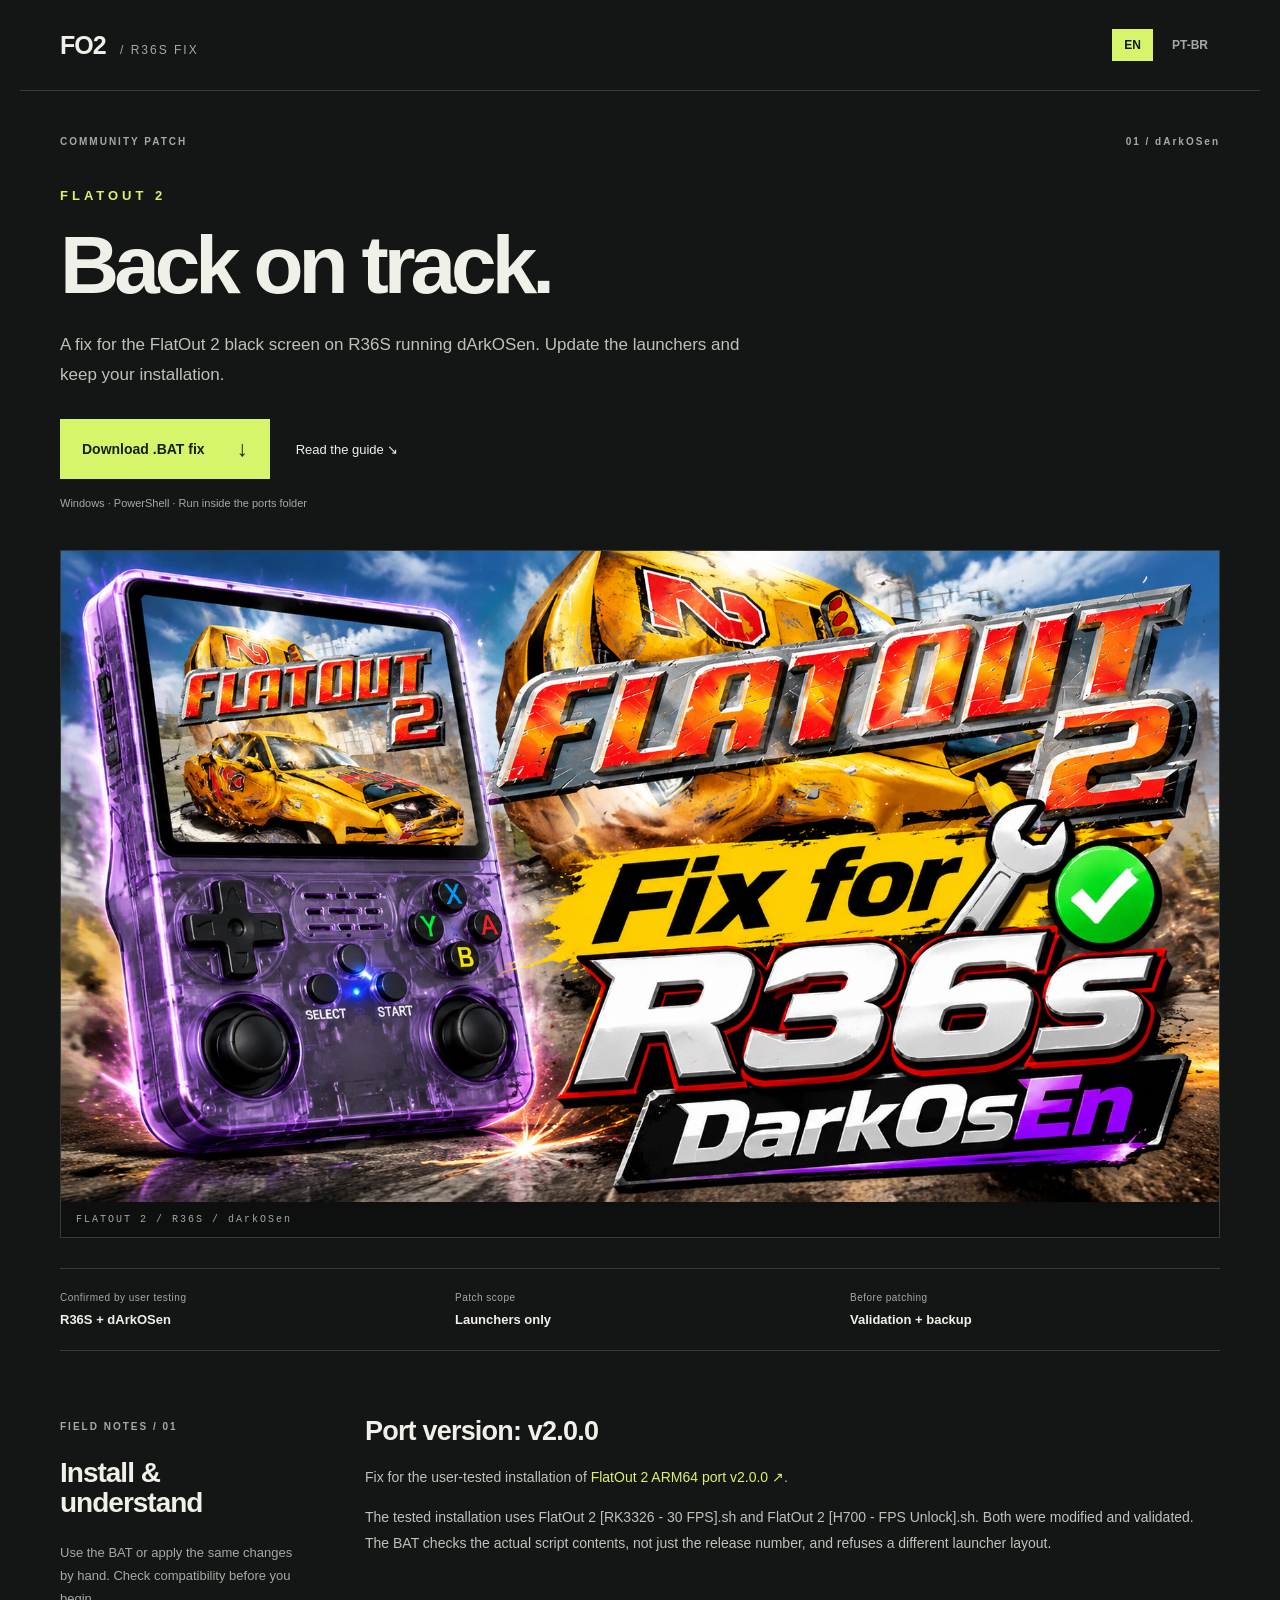
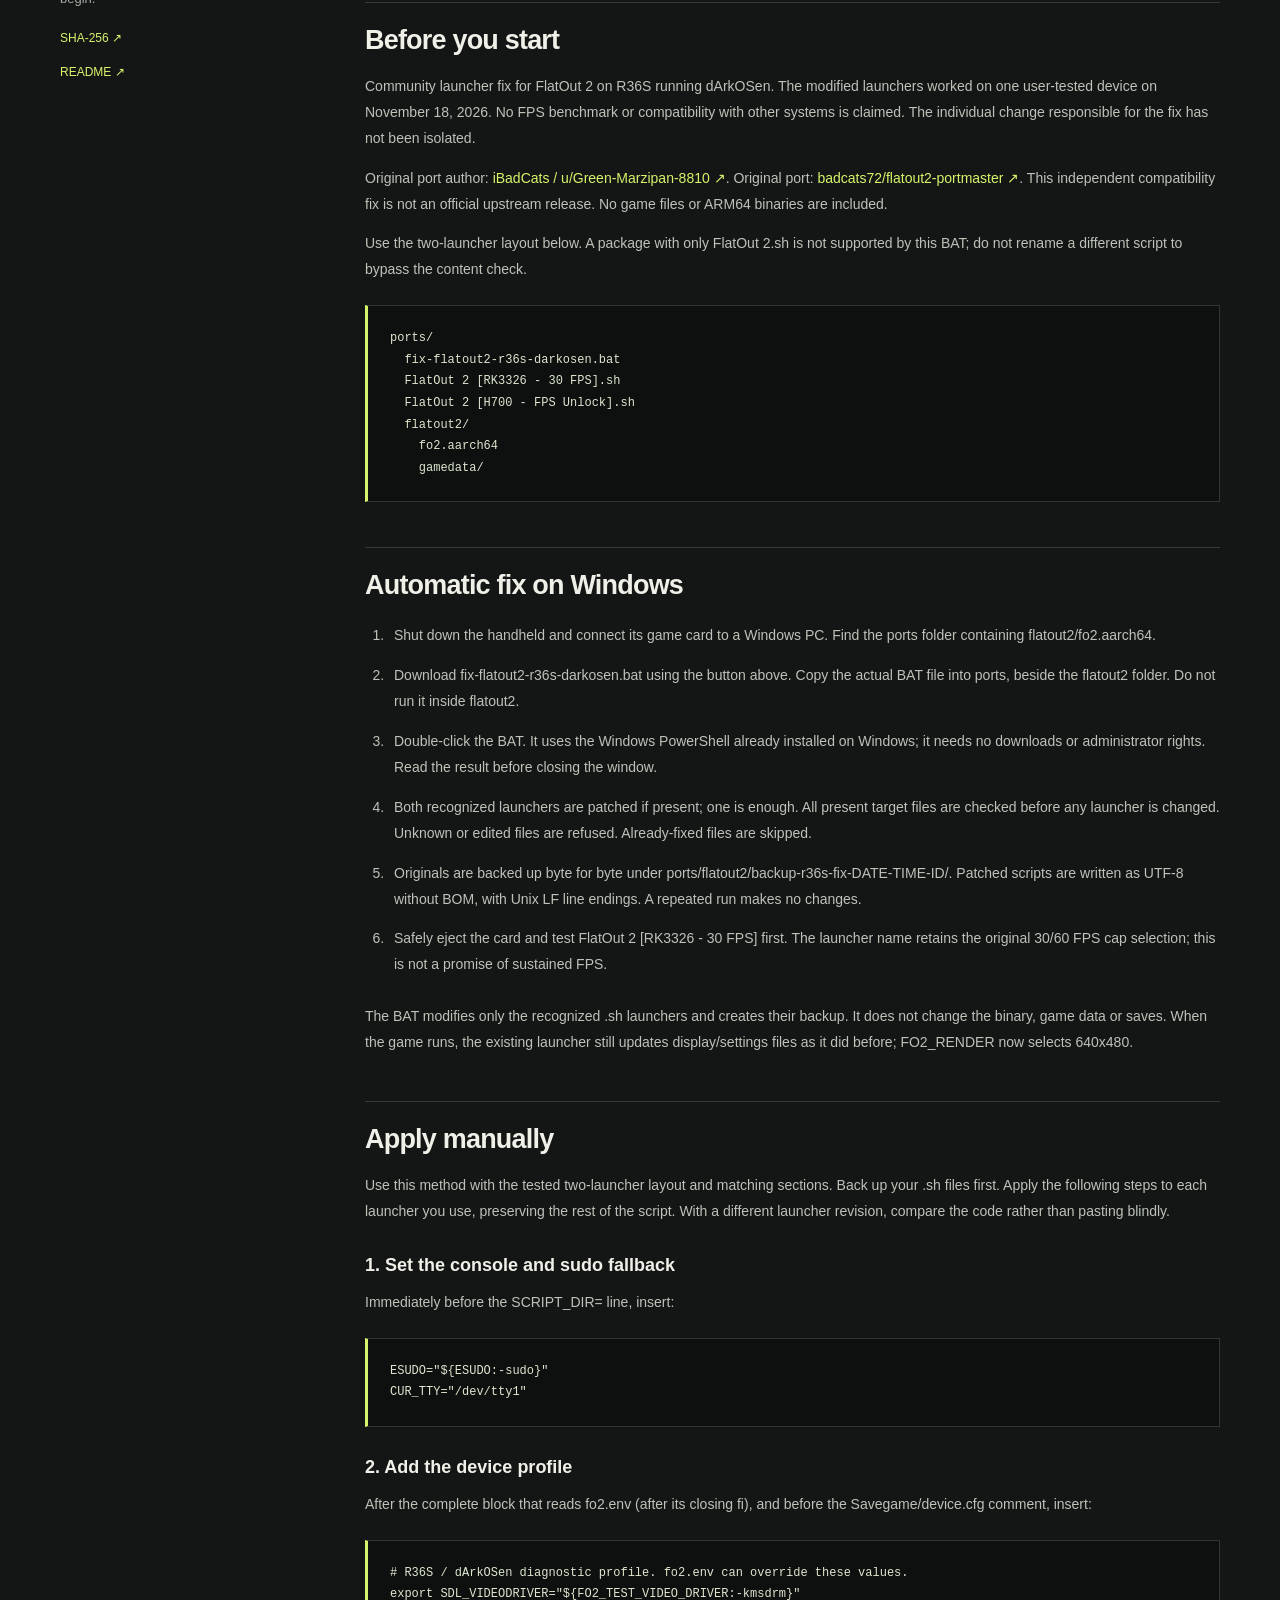
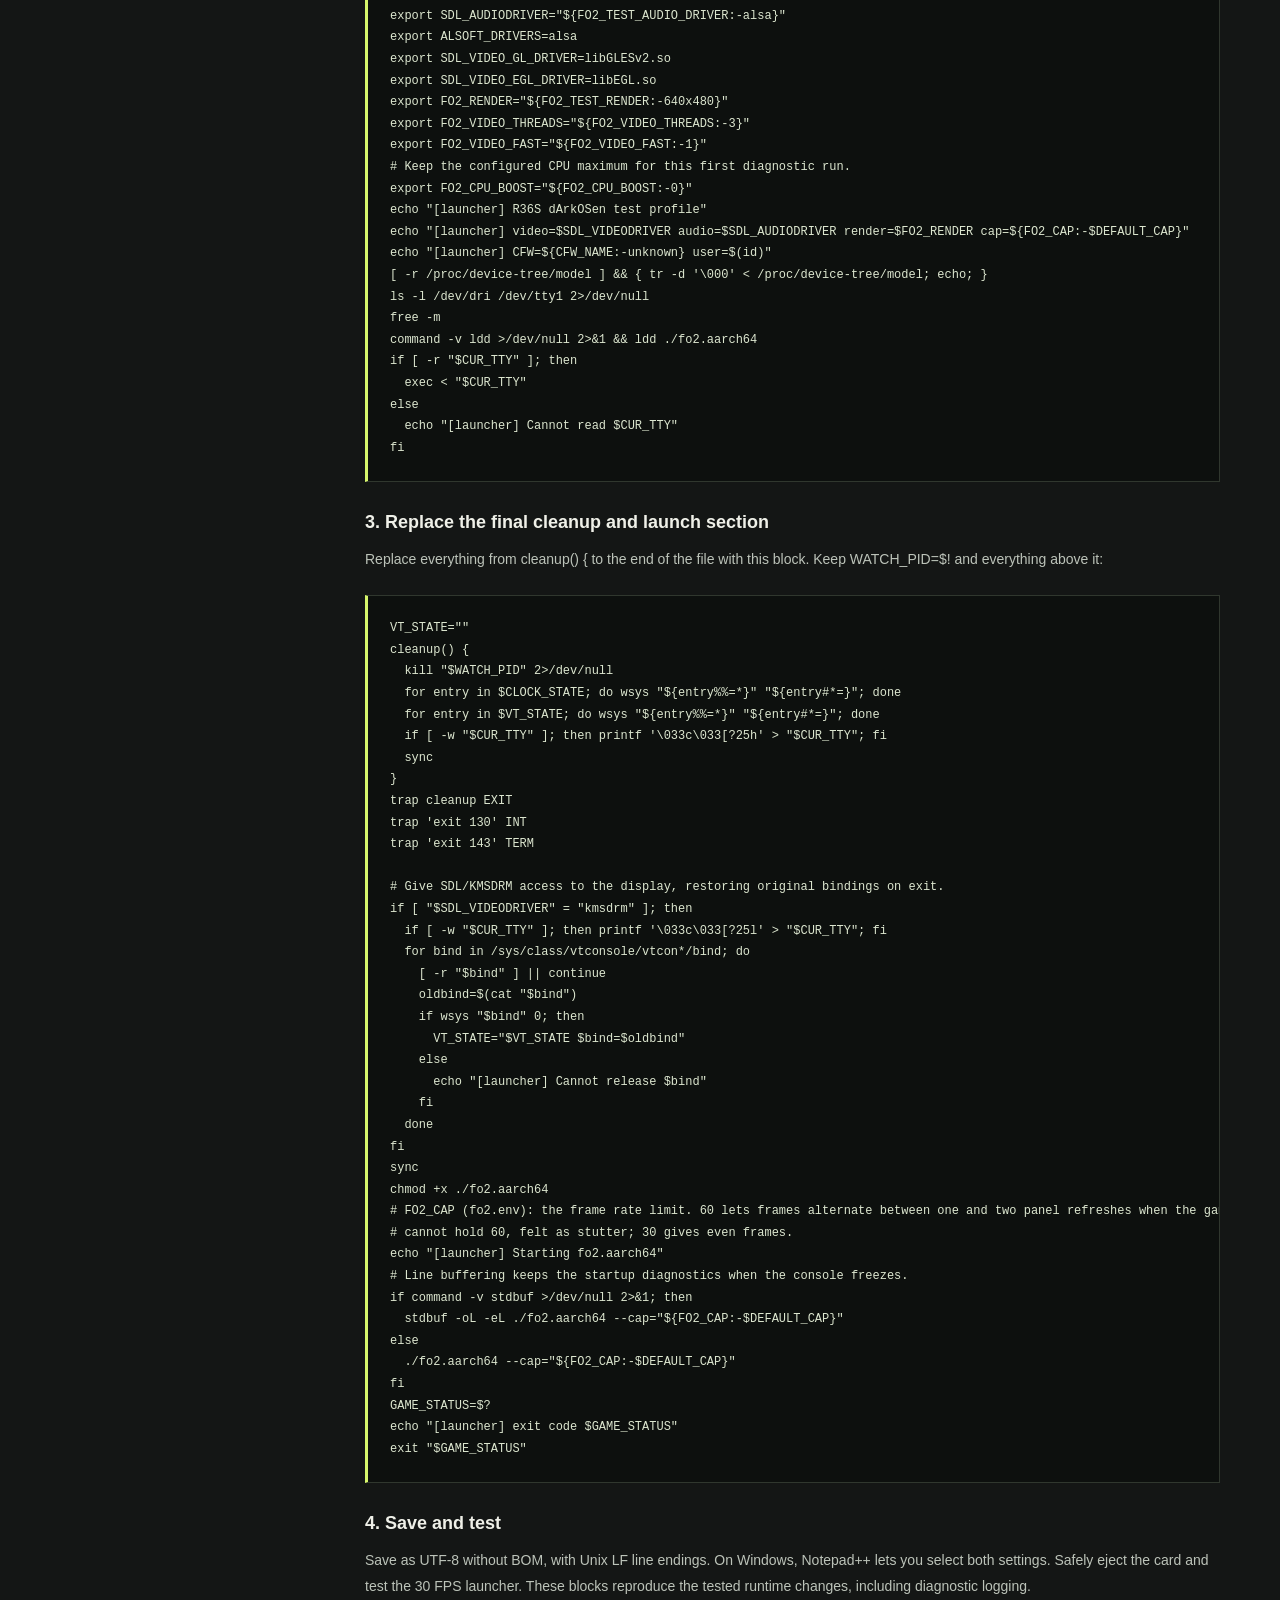
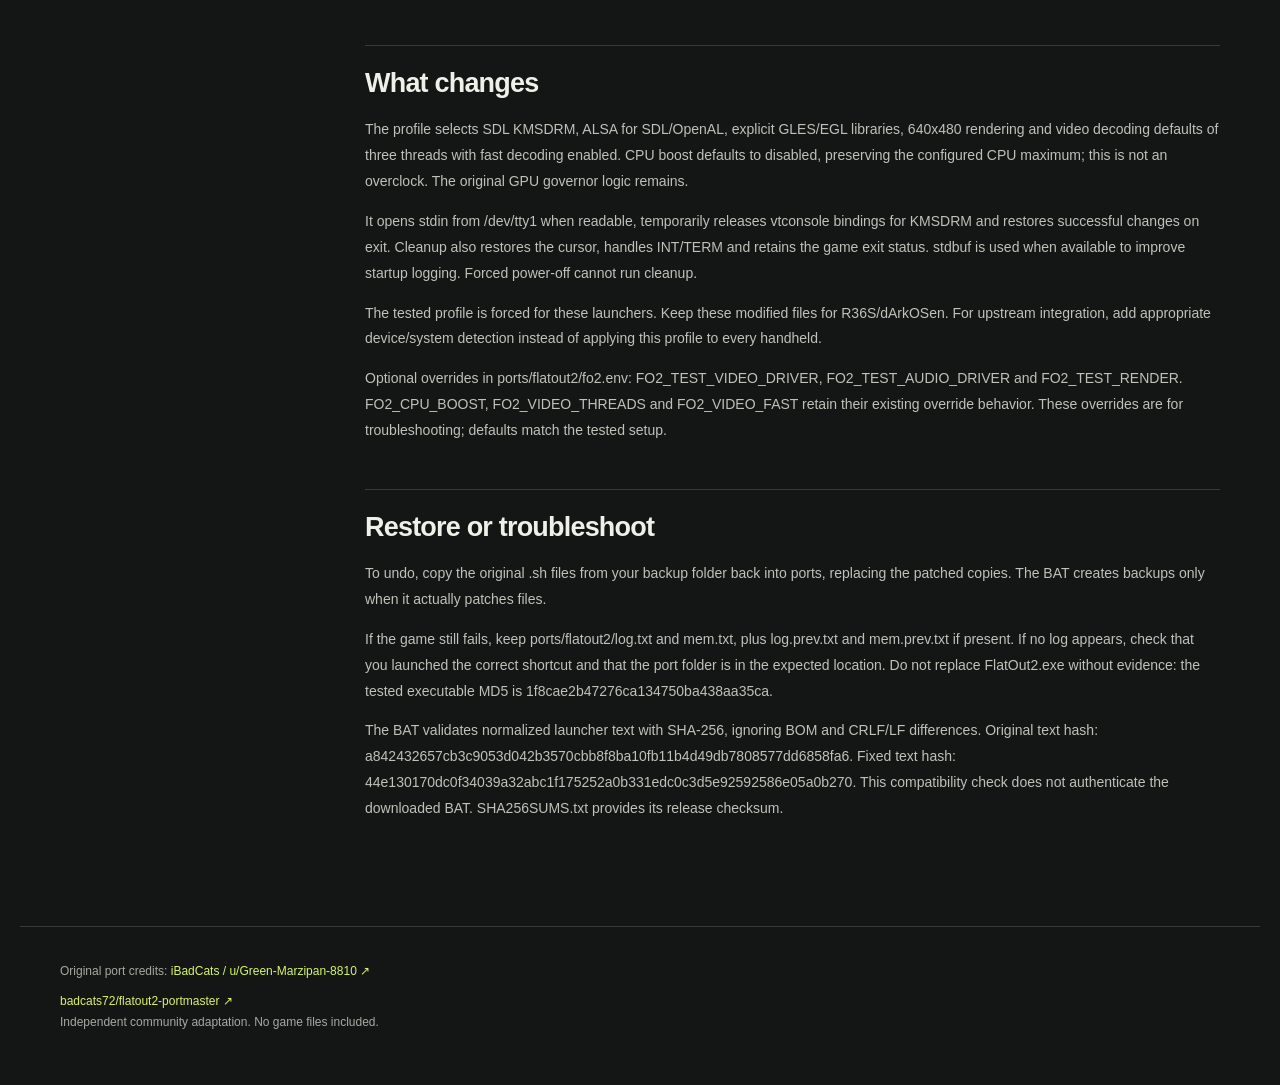
<file: index.html>
<!doctype html>
<html lang="en">
<head><meta charset="utf-8"><meta name="viewport" content="width=device-width, initial-scale=1">
<title>FlatOut 2: R36S launcher fix</title><meta name="description" content="Black screen fix for dArkOSen, with launcher backups and a manual guide.">
<link rel="canonical" href="https://coreilabs.github.io/flatout2-fix-r36s-darkosEN/"><link rel="alternate" hreflang="en" href="https://coreilabs.github.io/flatout2-fix-r36s-darkosEN/"><link rel="alternate" hreflang="pt-BR" href="https://coreilabs.github.io/flatout2-fix-r36s-darkosEN/pt-br/"><link rel="alternate" hreflang="x-default" href="https://coreilabs.github.io/flatout2-fix-r36s-darkosEN/">
<meta property="og:type" content="website"><meta property="og:locale" content="en_US">
<meta property="og:locale:alternate" content="pt_BR"><meta property="og:site_name" content="FlatOut 2 · R36S Fix"><meta property="og:url" content="https://coreilabs.github.io/flatout2-fix-r36s-darkosEN/">
<meta property="og:title" content="FlatOut 2: R36S launcher fix"><meta property="og:description" content="Black screen fix for dArkOSen, with launcher backups and a manual guide.">
<meta property="og:image" content="https://coreilabs.github.io/flatout2-fix-r36s-darkosEN/assets/fix-r36s-flatout2-8a07fe076b5b5745.png"><meta property="og:image:secure_url" content="https://coreilabs.github.io/flatout2-fix-r36s-darkosEN/assets/fix-r36s-flatout2-8a07fe076b5b5745.png"><meta property="og:image:type" content="image/png"><meta property="og:image:width" content="1672"><meta property="og:image:height" content="941"><meta property="og:image:alt" content="FlatOut 2 fix for R36S running dArkOSen">
<meta name="twitter:card" content="summary_large_image"><meta name="twitter:title" content="FlatOut 2: R36S launcher fix"><meta name="twitter:description" content="Black screen fix for dArkOSen, with launcher backups and a manual guide."><meta name="twitter:image" content="https://coreilabs.github.io/flatout2-fix-r36s-darkosEN/assets/fix-r36s-flatout2-8a07fe076b5b5745.png"><meta name="twitter:image:alt" content="FlatOut 2 fix for R36S running dArkOSen">
<link rel="icon" href="assets/favicon.svg" type="image/svg+xml"><link rel="stylesheet" href="assets/style.css?v=82f76c8771363a6c">
</head><body>
<a class="skip" href="#guide">Skip to the guide</a>
<header><a class="brand" href="index.html">FO2<span> / R36S FIX</span></a><nav aria-label="Language"><a href="index.html" lang="en" aria-current="page">EN</a><a href="pt-br/index.html" lang="pt-BR" >PT-BR</a></nav></header>
<main><section class="hero"><div class="eyebrow">COMMUNITY PATCH <span>01 / dArkOSen</span></div>
<div class="hero-grid"><div><p class="game">FLATOUT 2</p><h1>Back on track.</h1><p class="intro">A fix for the FlatOut 2 black screen on R36S running dArkOSen. Update the launchers and keep your installation.</p>
<div class="actions"><a class="button" href="downloads/fix-flatout2-r36s-darkosen.bat" download>Download .BAT fix <span>↓</span></a><a class="secondary" href="#guide">Read the guide ↘</a></div>
<p class="download-note">Windows · PowerShell · Run inside the ports folder</p></div>
</div><figure class="cover"><img src="assets/fix-r36s-flatout2-8a07fe076b5b5745.png" alt="FlatOut 2 fix for R36S running dArkOSen" width="1672" height="941" fetchpriority="high"><figcaption>FLATOUT 2 / R36S / dArkOSen</figcaption></figure>
<div class="facts"><span>Confirmed by user testing<b>R36S + dArkOSen</b></span><span>Patch scope<b>Launchers only</b></span><span>Before patching<b>Validation + backup</b></span></div></section>
<div class="content-grid"><aside><span class="eyebrow">FIELD NOTES / 01</span><h2>Install & understand</h2><p>Use the BAT or apply the same changes by hand. Check compatibility before you begin.</p><a href="downloads/SHA256SUMS.txt">SHA-256 ↗</a><a href="README.md">README ↗</a></aside><article id="guide"><h2>Port version: v2.0.0</h2>
<p>Fix for the user-tested installation of <a href="https://github.com/badcats72/flatout2-portmaster/releases#release-v2.0.0" target="_blank" rel="noopener noreferrer">FlatOut 2 ARM64 port v2.0.0 ↗</a>.</p>
<p>The tested installation uses FlatOut 2 [RK3326 - 30 FPS].sh and FlatOut 2 [H700 - FPS Unlock].sh. Both were modified and validated. The BAT checks the actual script contents, not just the release number, and refuses a different launcher layout.</p>
<h2>Before you start</h2>
<p>Community launcher fix for FlatOut 2 on R36S running dArkOSen. The modified launchers worked on one user-tested device on November 18, 2026. No FPS benchmark or compatibility with other systems is claimed. The individual change responsible for the fix has not been isolated.</p>
<p>Original port author: <a href="https://www.reddit.com/user/Green-Marzipan-8810/" target="_blank" rel="noopener noreferrer">iBadCats / u/Green-Marzipan-8810 ↗</a>. Original port: <a href="https://github.com/badcats72/flatout2-portmaster" target="_blank" rel="noopener noreferrer">badcats72/flatout2-portmaster ↗</a>. This independent compatibility fix is not an official upstream release. No game files or ARM64 binaries are included.</p>
<p>Use the two-launcher layout below. A package with only FlatOut 2.sh is not supported by this BAT; do not rename a different script to bypass the content check.</p>
<pre tabindex="0"><code>ports/
  fix-flatout2-r36s-darkosen.bat
  FlatOut 2 [RK3326 - 30 FPS].sh
  FlatOut 2 [H700 - FPS Unlock].sh
  flatout2/
    fo2.aarch64
    gamedata/</code></pre>
<h2>Automatic fix on Windows</h2>
<ol><li>Shut down the handheld and connect its game card to a Windows PC. Find the ports folder containing flatout2/fo2.aarch64.</li><li>Download fix-flatout2-r36s-darkosen.bat using the button above. Copy the actual BAT file into ports, beside the flatout2 folder. Do not run it inside flatout2.</li><li>Double-click the BAT. It uses the Windows PowerShell already installed on Windows; it needs no downloads or administrator rights. Read the result before closing the window.</li><li>Both recognized launchers are patched if present; one is enough. All present target files are checked before any launcher is changed. Unknown or edited files are refused. Already-fixed files are skipped.</li><li>Originals are backed up byte for byte under ports/flatout2/backup-r36s-fix-DATE-TIME-ID/. Patched scripts are written as UTF-8 without BOM, with Unix LF line endings. A repeated run makes no changes.</li><li>Safely eject the card and test FlatOut 2 [RK3326 - 30 FPS] first. The launcher name retains the original 30/60 FPS cap selection; this is not a promise of sustained FPS.</li></ol>
<p>The BAT modifies only the recognized .sh launchers and creates their backup. It does not change the binary, game data or saves. When the game runs, the existing launcher still updates display/settings files as it did before; FO2_RENDER now selects 640x480.</p>
<h2>Apply manually</h2>
<p>Use this method with the tested two-launcher layout and matching sections. Back up your .sh files first. Apply the following steps to each launcher you use, preserving the rest of the script. With a different launcher revision, compare the code rather than pasting blindly.</p>
<h3>1. Set the console and sudo fallback</h3>
<p>Immediately before the SCRIPT_DIR= line, insert:</p>
<pre tabindex="0"><code>ESUDO=&quot;${ESUDO:-sudo}&quot;
CUR_TTY=&quot;/dev/tty1&quot;</code></pre>
<h3>2. Add the device profile</h3>
<p>After the complete block that reads fo2.env (after its closing fi), and before the Savegame/device.cfg comment, insert:</p>
<pre tabindex="0"><code># R36S / dArkOSen diagnostic profile. fo2.env can override these values.
export SDL_VIDEODRIVER=&quot;${FO2_TEST_VIDEO_DRIVER:-kmsdrm}&quot;
export SDL_AUDIODRIVER=&quot;${FO2_TEST_AUDIO_DRIVER:-alsa}&quot;
export ALSOFT_DRIVERS=alsa
export SDL_VIDEO_GL_DRIVER=libGLESv2.so
export SDL_VIDEO_EGL_DRIVER=libEGL.so
export FO2_RENDER=&quot;${FO2_TEST_RENDER:-640x480}&quot;
export FO2_VIDEO_THREADS=&quot;${FO2_VIDEO_THREADS:-3}&quot;
export FO2_VIDEO_FAST=&quot;${FO2_VIDEO_FAST:-1}&quot;
# Keep the configured CPU maximum for this first diagnostic run.
export FO2_CPU_BOOST=&quot;${FO2_CPU_BOOST:-0}&quot;
echo &quot;[launcher] R36S dArkOSen test profile&quot;
echo &quot;[launcher] video=$SDL_VIDEODRIVER audio=$SDL_AUDIODRIVER render=$FO2_RENDER cap=${FO2_CAP:-$DEFAULT_CAP}&quot;
echo &quot;[launcher] CFW=${CFW_NAME:-unknown} user=$(id)&quot;
[ -r /proc/device-tree/model ] &amp;&amp; { tr -d &#x27;\000&#x27; &lt; /proc/device-tree/model; echo; }
ls -l /dev/dri /dev/tty1 2&gt;/dev/null
free -m
command -v ldd &gt;/dev/null 2&gt;&amp;1 &amp;&amp; ldd ./fo2.aarch64
if [ -r &quot;$CUR_TTY&quot; ]; then
  exec &lt; &quot;$CUR_TTY&quot;
else
  echo &quot;[launcher] Cannot read $CUR_TTY&quot;
fi</code></pre>
<h3>3. Replace the final cleanup and launch section</h3>
<p>Replace everything from cleanup() { to the end of the file with this block. Keep WATCH_PID=$! and everything above it:</p>
<pre tabindex="0"><code>VT_STATE=&quot;&quot;
cleanup() {
  kill &quot;$WATCH_PID&quot; 2&gt;/dev/null
  for entry in $CLOCK_STATE; do wsys &quot;${entry%%=*}&quot; &quot;${entry#*=}&quot;; done
  for entry in $VT_STATE; do wsys &quot;${entry%%=*}&quot; &quot;${entry#*=}&quot;; done
  if [ -w &quot;$CUR_TTY&quot; ]; then printf &#x27;\033c\033[?25h&#x27; &gt; &quot;$CUR_TTY&quot;; fi
  sync
}
trap cleanup EXIT
trap &#x27;exit 130&#x27; INT
trap &#x27;exit 143&#x27; TERM

# Give SDL/KMSDRM access to the display, restoring original bindings on exit.
if [ &quot;$SDL_VIDEODRIVER&quot; = &quot;kmsdrm&quot; ]; then
  if [ -w &quot;$CUR_TTY&quot; ]; then printf &#x27;\033c\033[?25l&#x27; &gt; &quot;$CUR_TTY&quot;; fi
  for bind in /sys/class/vtconsole/vtcon*/bind; do
    [ -r &quot;$bind&quot; ] || continue
    oldbind=$(cat &quot;$bind&quot;)
    if wsys &quot;$bind&quot; 0; then
      VT_STATE=&quot;$VT_STATE $bind=$oldbind&quot;
    else
      echo &quot;[launcher] Cannot release $bind&quot;
    fi
  done
fi
sync
chmod +x ./fo2.aarch64
# FO2_CAP (fo2.env): the frame rate limit. 60 lets frames alternate between one and two panel refreshes when the game
# cannot hold 60, felt as stutter; 30 gives even frames.
echo &quot;[launcher] Starting fo2.aarch64&quot;
# Line buffering keeps the startup diagnostics when the console freezes.
if command -v stdbuf &gt;/dev/null 2&gt;&amp;1; then
  stdbuf -oL -eL ./fo2.aarch64 --cap=&quot;${FO2_CAP:-$DEFAULT_CAP}&quot;
else
  ./fo2.aarch64 --cap=&quot;${FO2_CAP:-$DEFAULT_CAP}&quot;
fi
GAME_STATUS=$?
echo &quot;[launcher] exit code $GAME_STATUS&quot;
exit &quot;$GAME_STATUS&quot;</code></pre>
<h3>4. Save and test</h3>
<p>Save as UTF-8 without BOM, with Unix LF line endings. On Windows, Notepad++ lets you select both settings. Safely eject the card and test the 30 FPS launcher. These blocks reproduce the tested runtime changes, including diagnostic logging.</p>
<h2>What changes</h2>
<p>The profile selects SDL KMSDRM, ALSA for SDL/OpenAL, explicit GLES/EGL libraries, 640x480 rendering and video decoding defaults of three threads with fast decoding enabled. CPU boost defaults to disabled, preserving the configured CPU maximum; this is not an overclock. The original GPU governor logic remains.</p>
<p>It opens stdin from /dev/tty1 when readable, temporarily releases vtconsole bindings for KMSDRM and restores successful changes on exit. Cleanup also restores the cursor, handles INT/TERM and retains the game exit status. stdbuf is used when available to improve startup logging. Forced power-off cannot run cleanup.</p>
<p>The tested profile is forced for these launchers. Keep these modified files for R36S/dArkOSen. For upstream integration, add appropriate device/system detection instead of applying this profile to every handheld.</p>
<p>Optional overrides in ports/flatout2/fo2.env: FO2_TEST_VIDEO_DRIVER, FO2_TEST_AUDIO_DRIVER and FO2_TEST_RENDER. FO2_CPU_BOOST, FO2_VIDEO_THREADS and FO2_VIDEO_FAST retain their existing override behavior. These overrides are for troubleshooting; defaults match the tested setup.</p>
<h2>Restore or troubleshoot</h2>
<p>To undo, copy the original .sh files from your backup folder back into ports, replacing the patched copies. The BAT creates backups only when it actually patches files.</p>
<p>If the game still fails, keep ports/flatout2/log.txt and mem.txt, plus log.prev.txt and mem.prev.txt if present. If no log appears, check that you launched the correct shortcut and that the port folder is in the expected location. Do not replace FlatOut2.exe without evidence: the tested executable MD5 is 1f8cae2b47276ca134750ba438aa35ca.</p>
<p>The BAT validates normalized launcher text with SHA-256, ignoring BOM and CRLF/LF differences. Original text hash: a842432657cb3c9053d042b3570cbb8f8ba10fb11b4d49db7808577dd6858fa6. Fixed text hash: 44e130170dc0f34039a32abc1f175252a0b331edc0c3d5e92592586e05a0b270. This compatibility check does not authenticate the downloaded BAT. SHA256SUMS.txt provides its release checksum.</p></article></div>
</main><footer><p>Original port credits: <a href="https://www.reddit.com/user/Green-Marzipan-8810/" target="_blank" rel="noopener noreferrer">iBadCats / u/Green-Marzipan-8810 ↗</a></p><a href="https://github.com/badcats72/flatout2-portmaster" target="_blank" rel="noopener noreferrer">badcats72/flatout2-portmaster ↗</a><p>Independent community adaptation. No game files included.</p></footer>
</body></html>
</file>
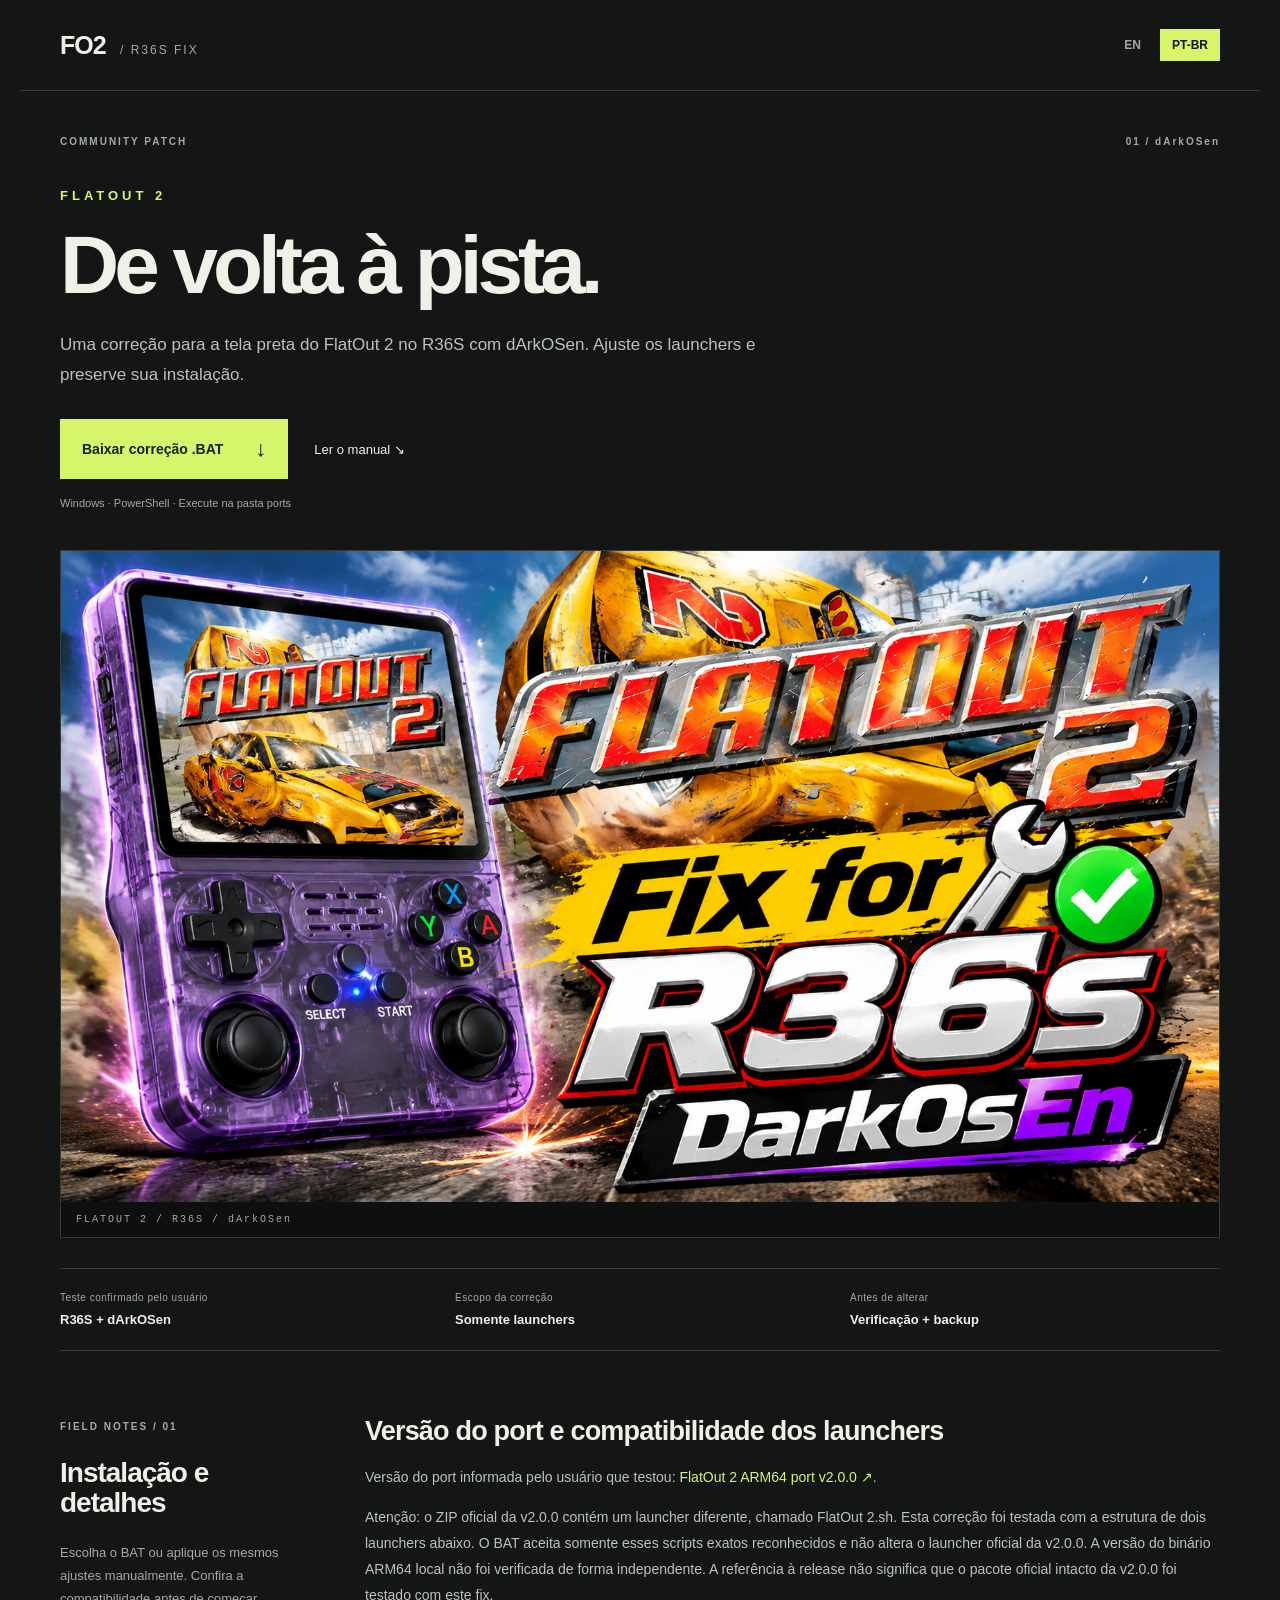
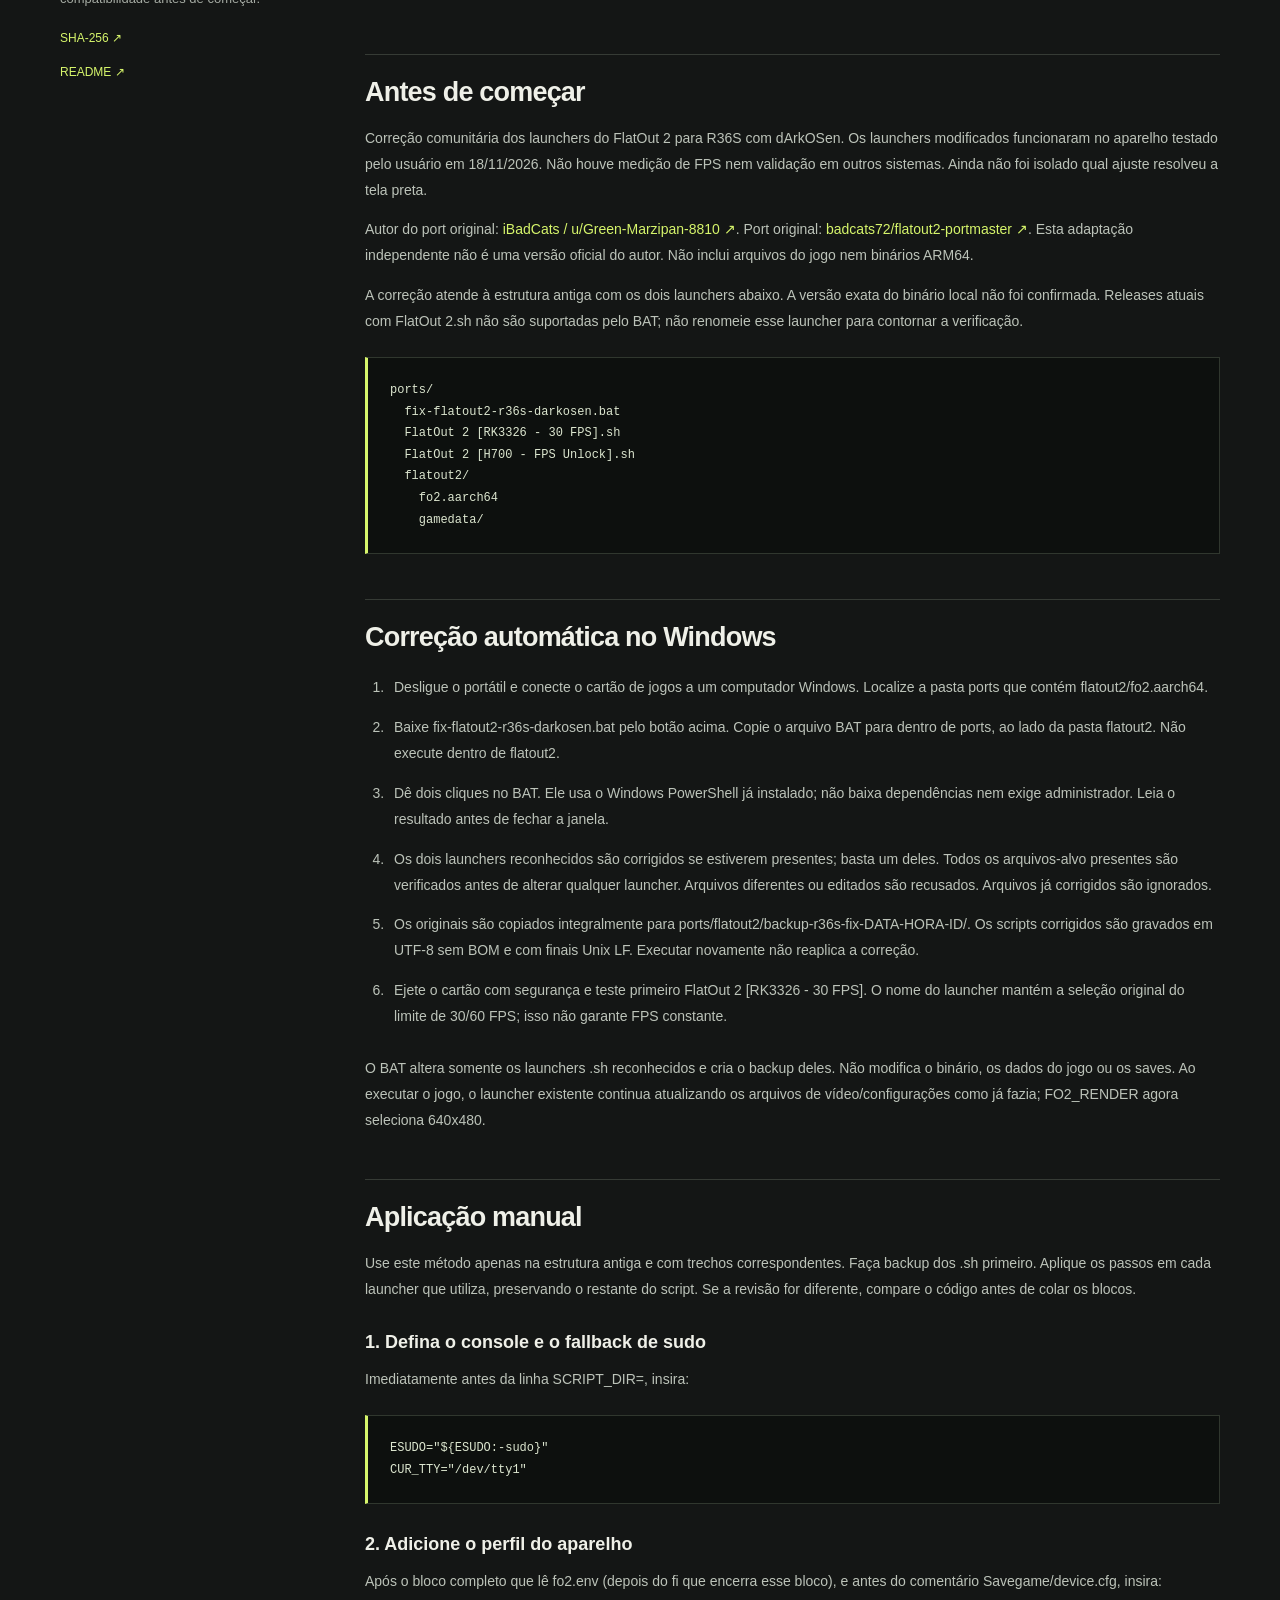
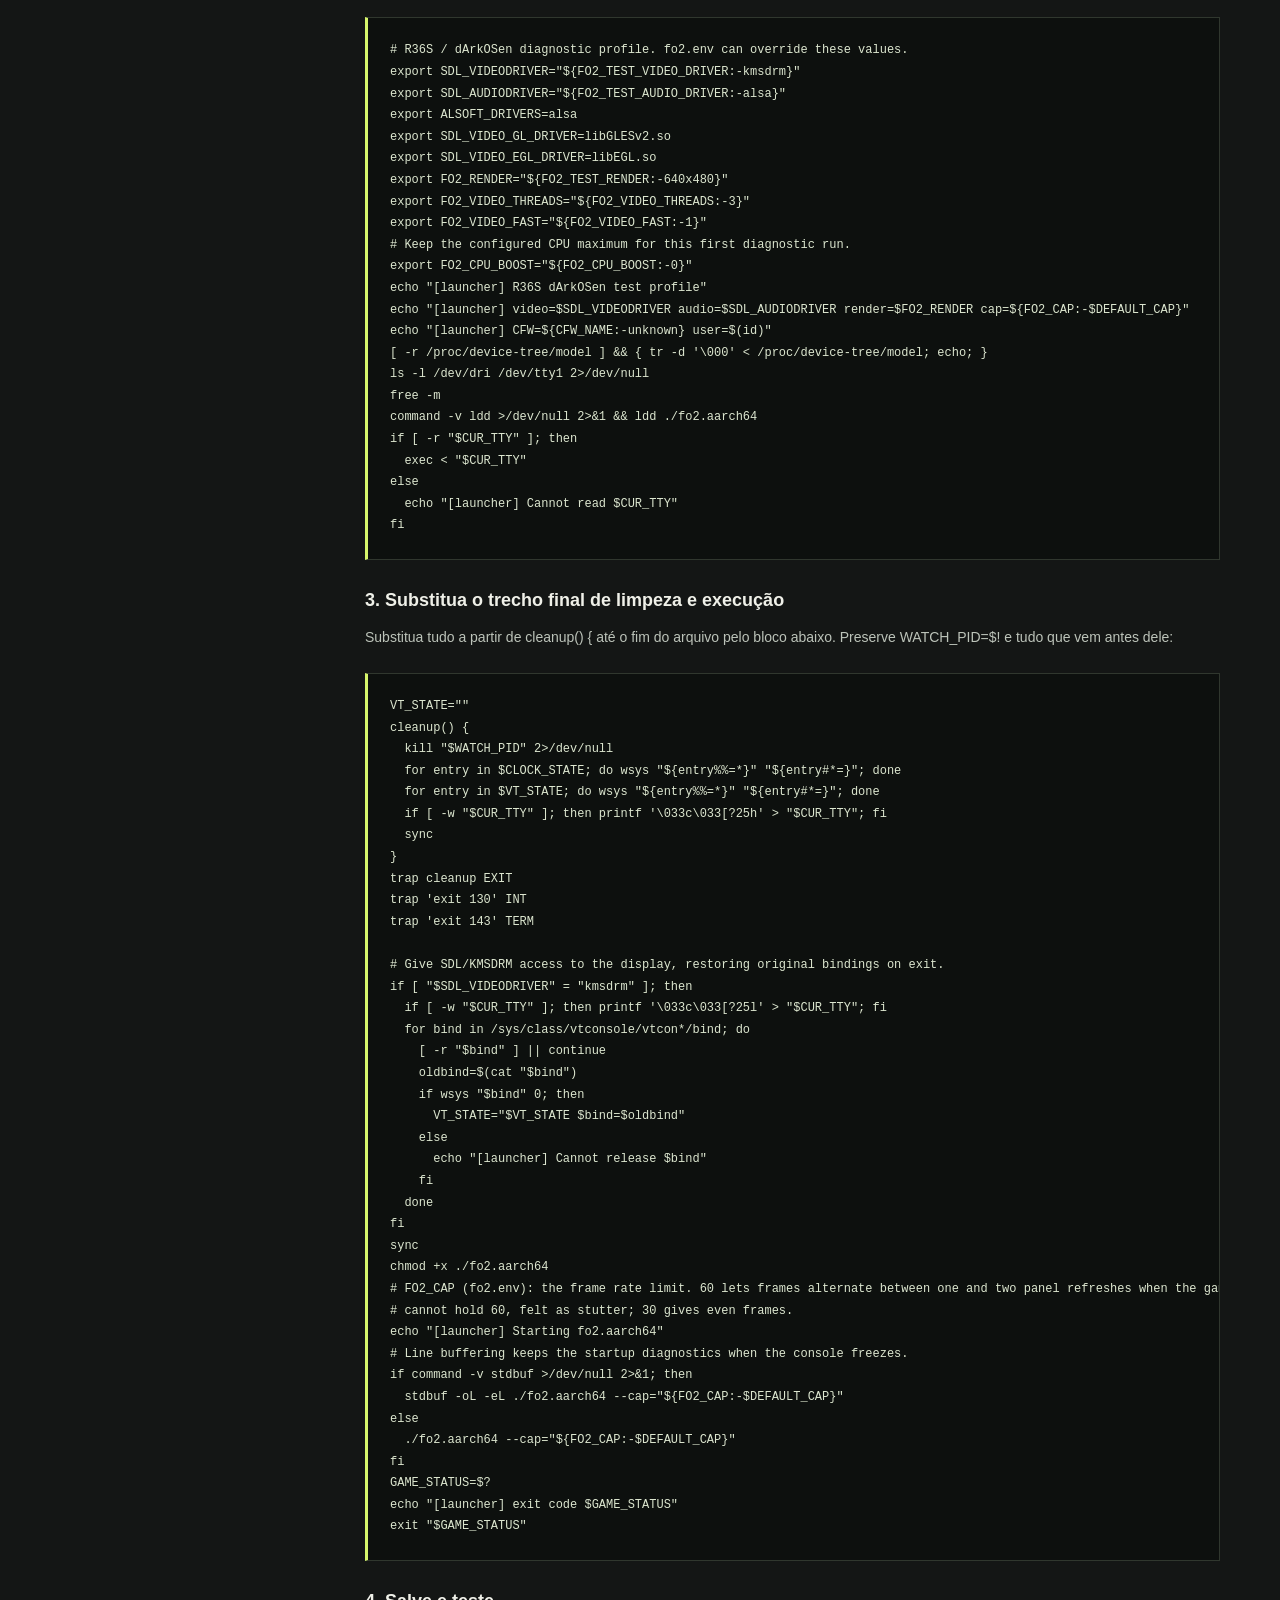
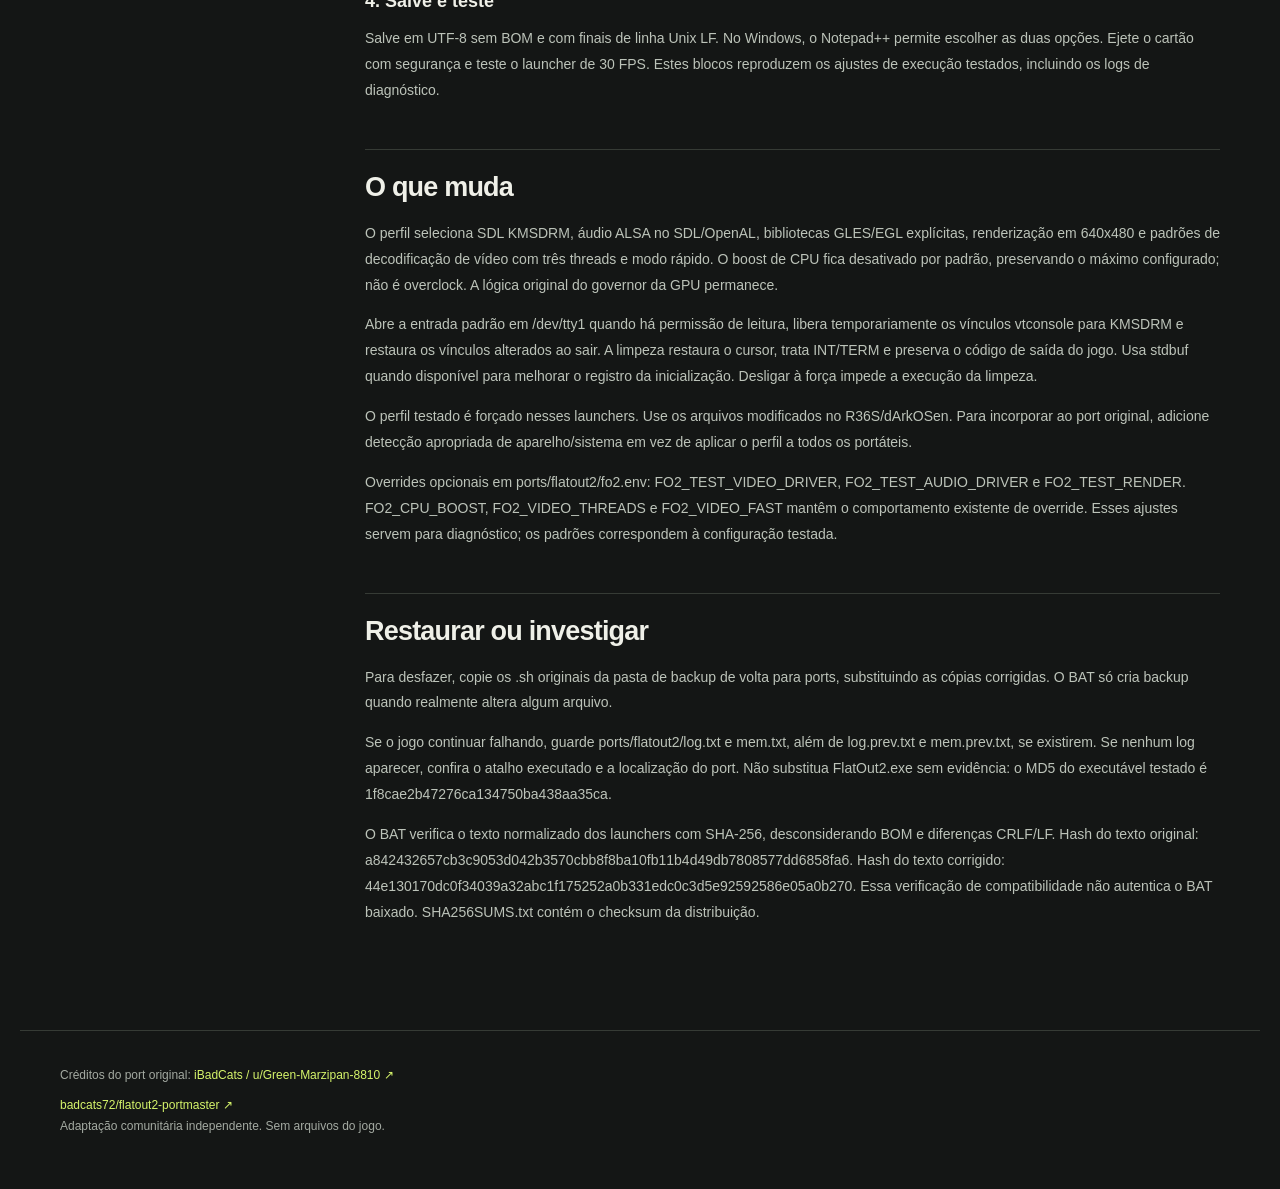
<file: pt-br/index.html>
<!doctype html>
<html lang="pt-BR">
<head><meta charset="utf-8"><meta name="viewport" content="width=device-width, initial-scale=1">
<title>FlatOut 2: correção para R36S</title><meta name="description" content="Tutorial e correção da tela preta no dArkOSen, com backup dos launchers.">
<link rel="canonical" href="https://coreilabs.github.io/flatout2-fix-r36s-darkosEN/pt-br/"><link rel="alternate" hreflang="en" href="https://coreilabs.github.io/flatout2-fix-r36s-darkosEN/"><link rel="alternate" hreflang="pt-BR" href="https://coreilabs.github.io/flatout2-fix-r36s-darkosEN/pt-br/"><link rel="alternate" hreflang="x-default" href="https://coreilabs.github.io/flatout2-fix-r36s-darkosEN/">
<meta property="og:type" content="website"><meta property="og:locale" content="pt_BR">
<meta property="og:locale:alternate" content="en_US"><meta property="og:site_name" content="FlatOut 2 · R36S Fix"><meta property="og:url" content="https://coreilabs.github.io/flatout2-fix-r36s-darkosEN/pt-br/">
<meta property="og:title" content="FlatOut 2: correção para R36S"><meta property="og:description" content="Tutorial e correção da tela preta no dArkOSen, com backup dos launchers.">
<meta property="og:image" content="https://coreilabs.github.io/flatout2-fix-r36s-darkosEN/assets/fix-r36s-flatout2-8a07fe076b5b5745.png"><meta property="og:image:secure_url" content="https://coreilabs.github.io/flatout2-fix-r36s-darkosEN/assets/fix-r36s-flatout2-8a07fe076b5b5745.png"><meta property="og:image:type" content="image/png"><meta property="og:image:width" content="1672"><meta property="og:image:height" content="941"><meta property="og:image:alt" content="FlatOut 2: correção para R36S com dArkOSen">
<meta name="twitter:card" content="summary_large_image"><meta name="twitter:title" content="FlatOut 2: correção para R36S"><meta name="twitter:description" content="Tutorial e correção da tela preta no dArkOSen, com backup dos launchers."><meta name="twitter:image" content="https://coreilabs.github.io/flatout2-fix-r36s-darkosEN/assets/fix-r36s-flatout2-8a07fe076b5b5745.png"><meta name="twitter:image:alt" content="FlatOut 2: correção para R36S com dArkOSen">
<link rel="icon" href="../assets/favicon.svg" type="image/svg+xml"><link rel="stylesheet" href="../assets/style.css?v=82f76c8771363a6c">
</head><body>
<a class="skip" href="#guide">Pular para o manual</a>
<header><a class="brand" href="../index.html">FO2<span> / R36S FIX</span></a><nav aria-label="Language"><a href="../index.html" lang="en" >EN</a><a href="../pt-br/index.html" lang="pt-BR" aria-current="page">PT-BR</a></nav></header>
<main><section class="hero"><div class="eyebrow">COMMUNITY PATCH <span>01 / dArkOSen</span></div>
<div class="hero-grid"><div><p class="game">FLATOUT 2</p><h1>De volta à pista.</h1><p class="intro">Uma correção para a tela preta do FlatOut 2 no R36S com dArkOSen. Ajuste os launchers e preserve sua instalação.</p>
<div class="actions"><a class="button" href="../downloads/fix-flatout2-r36s-darkosen.bat" download>Baixar correção .BAT <span>↓</span></a><a class="secondary" href="#guide">Ler o manual ↘</a></div>
<p class="download-note">Windows · PowerShell · Execute na pasta ports</p></div>
</div><figure class="cover"><img src="../assets/fix-r36s-flatout2-8a07fe076b5b5745.png" alt="FlatOut 2: correção para R36S com dArkOSen" width="1672" height="941" fetchpriority="high"><figcaption>FLATOUT 2 / R36S / dArkOSen</figcaption></figure>
<div class="facts"><span>Teste confirmado pelo usuário<b>R36S + dArkOSen</b></span><span>Escopo da correção<b>Somente launchers</b></span><span>Antes de alterar<b>Verificação + backup</b></span></div></section>
<div class="content-grid"><aside><span class="eyebrow">FIELD NOTES / 01</span><h2>Instalação e detalhes</h2><p>Escolha o BAT ou aplique os mesmos ajustes manualmente. Confira a compatibilidade antes de começar.</p><a href="../downloads/SHA256SUMS.txt">SHA-256 ↗</a><a href="../README.md">README ↗</a></aside><article id="guide"><h2>Versão do port e compatibilidade dos launchers</h2>
<p>Versão do port informada pelo usuário que testou: <a href="https://github.com/badcats72/flatout2-portmaster/releases#release-v2.0.0" target="_blank" rel="noopener noreferrer">FlatOut 2 ARM64 port v2.0.0 ↗</a>.</p>
<p>Atenção: o ZIP oficial da v2.0.0 contém um launcher diferente, chamado FlatOut 2.sh. Esta correção foi testada com a estrutura de dois launchers abaixo. O BAT aceita somente esses scripts exatos reconhecidos e não altera o launcher oficial da v2.0.0. A versão do binário ARM64 local não foi verificada de forma independente. A referência à release não significa que o pacote oficial intacto da v2.0.0 foi testado com este fix.</p>
<h2>Antes de começar</h2>
<p>Correção comunitária dos launchers do FlatOut 2 para R36S com dArkOSen. Os launchers modificados funcionaram no aparelho testado pelo usuário em 18/11/2026. Não houve medição de FPS nem validação em outros sistemas. Ainda não foi isolado qual ajuste resolveu a tela preta.</p>
<p>Autor do port original: <a href="https://www.reddit.com/user/Green-Marzipan-8810/" target="_blank" rel="noopener noreferrer">iBadCats / u/Green-Marzipan-8810 ↗</a>. Port original: <a href="https://github.com/badcats72/flatout2-portmaster" target="_blank" rel="noopener noreferrer">badcats72/flatout2-portmaster ↗</a>. Esta adaptação independente não é uma versão oficial do autor. Não inclui arquivos do jogo nem binários ARM64.</p>
<p>A correção atende à estrutura antiga com os dois launchers abaixo. A versão exata do binário local não foi confirmada. Releases atuais com FlatOut 2.sh não são suportadas pelo BAT; não renomeie esse launcher para contornar a verificação.</p>
<pre tabindex="0"><code>ports/
  fix-flatout2-r36s-darkosen.bat
  FlatOut 2 [RK3326 - 30 FPS].sh
  FlatOut 2 [H700 - FPS Unlock].sh
  flatout2/
    fo2.aarch64
    gamedata/</code></pre>
<h2>Correção automática no Windows</h2>
<ol><li>Desligue o portátil e conecte o cartão de jogos a um computador Windows. Localize a pasta ports que contém flatout2/fo2.aarch64.</li><li>Baixe fix-flatout2-r36s-darkosen.bat pelo botão acima. Copie o arquivo BAT para dentro de ports, ao lado da pasta flatout2. Não execute dentro de flatout2.</li><li>Dê dois cliques no BAT. Ele usa o Windows PowerShell já instalado; não baixa dependências nem exige administrador. Leia o resultado antes de fechar a janela.</li><li>Os dois launchers reconhecidos são corrigidos se estiverem presentes; basta um deles. Todos os arquivos-alvo presentes são verificados antes de alterar qualquer launcher. Arquivos diferentes ou editados são recusados. Arquivos já corrigidos são ignorados.</li><li>Os originais são copiados integralmente para ports/flatout2/backup-r36s-fix-DATA-HORA-ID/. Os scripts corrigidos são gravados em UTF-8 sem BOM e com finais Unix LF. Executar novamente não reaplica a correção.</li><li>Ejete o cartão com segurança e teste primeiro FlatOut 2 [RK3326 - 30 FPS]. O nome do launcher mantém a seleção original do limite de 30/60 FPS; isso não garante FPS constante.</li></ol>
<p>O BAT altera somente os launchers .sh reconhecidos e cria o backup deles. Não modifica o binário, os dados do jogo ou os saves. Ao executar o jogo, o launcher existente continua atualizando os arquivos de vídeo/configurações como já fazia; FO2_RENDER agora seleciona 640x480.</p>
<h2>Aplicação manual</h2>
<p>Use este método apenas na estrutura antiga e com trechos correspondentes. Faça backup dos .sh primeiro. Aplique os passos em cada launcher que utiliza, preservando o restante do script. Se a revisão for diferente, compare o código antes de colar os blocos.</p>
<h3>1. Defina o console e o fallback de sudo</h3>
<p>Imediatamente antes da linha SCRIPT_DIR=, insira:</p>
<pre tabindex="0"><code>ESUDO=&quot;${ESUDO:-sudo}&quot;
CUR_TTY=&quot;/dev/tty1&quot;</code></pre>
<h3>2. Adicione o perfil do aparelho</h3>
<p>Após o bloco completo que lê fo2.env (depois do fi que encerra esse bloco), e antes do comentário Savegame/device.cfg, insira:</p>
<pre tabindex="0"><code># R36S / dArkOSen diagnostic profile. fo2.env can override these values.
export SDL_VIDEODRIVER=&quot;${FO2_TEST_VIDEO_DRIVER:-kmsdrm}&quot;
export SDL_AUDIODRIVER=&quot;${FO2_TEST_AUDIO_DRIVER:-alsa}&quot;
export ALSOFT_DRIVERS=alsa
export SDL_VIDEO_GL_DRIVER=libGLESv2.so
export SDL_VIDEO_EGL_DRIVER=libEGL.so
export FO2_RENDER=&quot;${FO2_TEST_RENDER:-640x480}&quot;
export FO2_VIDEO_THREADS=&quot;${FO2_VIDEO_THREADS:-3}&quot;
export FO2_VIDEO_FAST=&quot;${FO2_VIDEO_FAST:-1}&quot;
# Keep the configured CPU maximum for this first diagnostic run.
export FO2_CPU_BOOST=&quot;${FO2_CPU_BOOST:-0}&quot;
echo &quot;[launcher] R36S dArkOSen test profile&quot;
echo &quot;[launcher] video=$SDL_VIDEODRIVER audio=$SDL_AUDIODRIVER render=$FO2_RENDER cap=${FO2_CAP:-$DEFAULT_CAP}&quot;
echo &quot;[launcher] CFW=${CFW_NAME:-unknown} user=$(id)&quot;
[ -r /proc/device-tree/model ] &amp;&amp; { tr -d &#x27;\000&#x27; &lt; /proc/device-tree/model; echo; }
ls -l /dev/dri /dev/tty1 2&gt;/dev/null
free -m
command -v ldd &gt;/dev/null 2&gt;&amp;1 &amp;&amp; ldd ./fo2.aarch64
if [ -r &quot;$CUR_TTY&quot; ]; then
  exec &lt; &quot;$CUR_TTY&quot;
else
  echo &quot;[launcher] Cannot read $CUR_TTY&quot;
fi</code></pre>
<h3>3. Substitua o trecho final de limpeza e execução</h3>
<p>Substitua tudo a partir de cleanup() { até o fim do arquivo pelo bloco abaixo. Preserve WATCH_PID=$! e tudo que vem antes dele:</p>
<pre tabindex="0"><code>VT_STATE=&quot;&quot;
cleanup() {
  kill &quot;$WATCH_PID&quot; 2&gt;/dev/null
  for entry in $CLOCK_STATE; do wsys &quot;${entry%%=*}&quot; &quot;${entry#*=}&quot;; done
  for entry in $VT_STATE; do wsys &quot;${entry%%=*}&quot; &quot;${entry#*=}&quot;; done
  if [ -w &quot;$CUR_TTY&quot; ]; then printf &#x27;\033c\033[?25h&#x27; &gt; &quot;$CUR_TTY&quot;; fi
  sync
}
trap cleanup EXIT
trap &#x27;exit 130&#x27; INT
trap &#x27;exit 143&#x27; TERM

# Give SDL/KMSDRM access to the display, restoring original bindings on exit.
if [ &quot;$SDL_VIDEODRIVER&quot; = &quot;kmsdrm&quot; ]; then
  if [ -w &quot;$CUR_TTY&quot; ]; then printf &#x27;\033c\033[?25l&#x27; &gt; &quot;$CUR_TTY&quot;; fi
  for bind in /sys/class/vtconsole/vtcon*/bind; do
    [ -r &quot;$bind&quot; ] || continue
    oldbind=$(cat &quot;$bind&quot;)
    if wsys &quot;$bind&quot; 0; then
      VT_STATE=&quot;$VT_STATE $bind=$oldbind&quot;
    else
      echo &quot;[launcher] Cannot release $bind&quot;
    fi
  done
fi
sync
chmod +x ./fo2.aarch64
# FO2_CAP (fo2.env): the frame rate limit. 60 lets frames alternate between one and two panel refreshes when the game
# cannot hold 60, felt as stutter; 30 gives even frames.
echo &quot;[launcher] Starting fo2.aarch64&quot;
# Line buffering keeps the startup diagnostics when the console freezes.
if command -v stdbuf &gt;/dev/null 2&gt;&amp;1; then
  stdbuf -oL -eL ./fo2.aarch64 --cap=&quot;${FO2_CAP:-$DEFAULT_CAP}&quot;
else
  ./fo2.aarch64 --cap=&quot;${FO2_CAP:-$DEFAULT_CAP}&quot;
fi
GAME_STATUS=$?
echo &quot;[launcher] exit code $GAME_STATUS&quot;
exit &quot;$GAME_STATUS&quot;</code></pre>
<h3>4. Salve e teste</h3>
<p>Salve em UTF-8 sem BOM e com finais de linha Unix LF. No Windows, o Notepad++ permite escolher as duas opções. Ejete o cartão com segurança e teste o launcher de 30 FPS. Estes blocos reproduzem os ajustes de execução testados, incluindo os logs de diagnóstico.</p>
<h2>O que muda</h2>
<p>O perfil seleciona SDL KMSDRM, áudio ALSA no SDL/OpenAL, bibliotecas GLES/EGL explícitas, renderização em 640x480 e padrões de decodificação de vídeo com três threads e modo rápido. O boost de CPU fica desativado por padrão, preservando o máximo configurado; não é overclock. A lógica original do governor da GPU permanece.</p>
<p>Abre a entrada padrão em /dev/tty1 quando há permissão de leitura, libera temporariamente os vínculos vtconsole para KMSDRM e restaura os vínculos alterados ao sair. A limpeza restaura o cursor, trata INT/TERM e preserva o código de saída do jogo. Usa stdbuf quando disponível para melhorar o registro da inicialização. Desligar à força impede a execução da limpeza.</p>
<p>O perfil testado é forçado nesses launchers. Use os arquivos modificados no R36S/dArkOSen. Para incorporar ao port original, adicione detecção apropriada de aparelho/sistema em vez de aplicar o perfil a todos os portáteis.</p>
<p>Overrides opcionais em ports/flatout2/fo2.env: FO2_TEST_VIDEO_DRIVER, FO2_TEST_AUDIO_DRIVER e FO2_TEST_RENDER. FO2_CPU_BOOST, FO2_VIDEO_THREADS e FO2_VIDEO_FAST mantêm o comportamento existente de override. Esses ajustes servem para diagnóstico; os padrões correspondem à configuração testada.</p>
<h2>Restaurar ou investigar</h2>
<p>Para desfazer, copie os .sh originais da pasta de backup de volta para ports, substituindo as cópias corrigidas. O BAT só cria backup quando realmente altera algum arquivo.</p>
<p>Se o jogo continuar falhando, guarde ports/flatout2/log.txt e mem.txt, além de log.prev.txt e mem.prev.txt, se existirem. Se nenhum log aparecer, confira o atalho executado e a localização do port. Não substitua FlatOut2.exe sem evidência: o MD5 do executável testado é 1f8cae2b47276ca134750ba438aa35ca.</p>
<p>O BAT verifica o texto normalizado dos launchers com SHA-256, desconsiderando BOM e diferenças CRLF/LF. Hash do texto original: a842432657cb3c9053d042b3570cbb8f8ba10fb11b4d49db7808577dd6858fa6. Hash do texto corrigido: 44e130170dc0f34039a32abc1f175252a0b331edc0c3d5e92592586e05a0b270. Essa verificação de compatibilidade não autentica o BAT baixado. SHA256SUMS.txt contém o checksum da distribuição.</p></article></div>
</main><footer><p>Créditos do port original: <a href="https://www.reddit.com/user/Green-Marzipan-8810/" target="_blank" rel="noopener noreferrer">iBadCats / u/Green-Marzipan-8810 ↗</a></p><a href="https://github.com/badcats72/flatout2-portmaster" target="_blank" rel="noopener noreferrer">badcats72/flatout2-portmaster ↗</a><p>Adaptação comunitária independente. Sem arquivos do jogo.</p></footer>
</body></html>
</file>
<file: assets/style.css>
:root{color-scheme:dark;--bg:#141615;--panel:#1d201e;--ink:#eff0e8;--muted:#a4aaa2;--accent:#d6f56b;--line:#363b35;font-family:Arial,Helvetica,sans-serif}*{box-sizing:border-box}html{scroll-behavior:smooth;scroll-padding-top:28px}body{margin:0;background:var(--bg);color:var(--ink)}a{color:var(--accent);text-decoration:none;text-underline-offset:4px}a:hover{text-decoration:underline}a:focus-visible,pre:focus-visible{outline:3px solid var(--accent);outline-offset:5px}header,main,footer{max-width:1240px;margin:auto}header{padding:29px 40px;display:flex;align-items:center;justify-content:space-between;border-bottom:1px solid var(--line)}.brand{font-size:25px;font-weight:900;letter-spacing:-1px;color:var(--ink)}.brand span{font-size:12px;letter-spacing:2px;font-weight:500;color:var(--muted);margin-left:9px}nav{display:flex;gap:7px}nav a{padding:9px 12px;color:var(--muted);font-size:12px;font-weight:700}nav a[aria-current]{background:var(--accent);color:var(--bg)}.hero{padding:45px 40px 0}.eyebrow{font-size:10px;letter-spacing:2px;font-weight:700;color:var(--muted)}.eyebrow span{float:right}.hero-grid{display:grid;grid-template-columns:1.3fr .8fr;gap:60px;padding:38px 0 48px;align-items:center}.game{font-size:13px;font-weight:800;letter-spacing:4px;color:var(--accent);margin:0 0 16px}h1{font-size:clamp(52px,6.4vw,85px);line-height:.99;letter-spacing:-5px;margin:0 0 25px;max-width:650px}p{line-height:1.75}.intro{font-size:17px;max-width:510px;color:#bdc2b8}.actions{display:flex;align-items:center;flex-wrap:wrap;gap:26px;margin-top:30px}.button{display:inline-flex;gap:32px;align-items:center;background:var(--accent);color:#17200a;padding:17px 22px;font-weight:700;font-size:14px}.button:hover{background:#e7ff9d;text-decoration:none}.button span{font-size:22px}.secondary{color:var(--ink);font-size:13px}.download-note{color:var(--muted);font-size:11px;margin-top:15px}.track{height:300px;position:relative;overflow:hidden;background:linear-gradient(125deg,#343b2b,#20271d);border:1px solid #434d35;transform:rotate(-2deg);padding:24px}.track:after{content:'';position:absolute;inset:0;background:repeating-linear-gradient(120deg,transparent 0 39px,#d6f56b09 40px 41px);pointer-events:none}.track-number{font-size:150px;font-weight:900;line-height:1;letter-spacing:-16px;color:var(--accent);font-style:italic}.track-number span{font-size:68px;letter-spacing:-5px}.track-label{font-family:monospace;font-size:11px;letter-spacing:2px;margin-top:10px}.track-line{position:absolute;right:-35px;top:0;width:60px;height:400px;transform:rotate(30deg);background:var(--accent);border-left:9px solid var(--bg)}.track-bottom{position:absolute;bottom:19px;font-family:monospace;font-size:10px;line-height:1.6;color:var(--muted)}.facts{display:grid;grid-template-columns:repeat(3,1fr);border-top:1px solid var(--line);border-bottom:1px solid var(--line);padding:23px 0;gap:25px}.facts span{font-size:10px;color:var(--muted);letter-spacing:.5px}.facts b{display:block;color:var(--ink);font-size:13px;letter-spacing:0;margin-top:9px}.content-grid{display:grid;grid-template-columns:240px minmax(0,1fr);gap:65px;padding:65px 40px 90px}aside{align-self:start;position:sticky;top:35px}aside h2{font-size:28px;line-height:1.1;letter-spacing:-1px}aside p{font-size:13px;color:var(--muted)}aside>a{display:block;font-size:12px;margin-top:20px}article{min-width:0}article h2{font-size:27px;letter-spacing:-.8px;margin:45px 0 18px;padding-top:22px;border-top:1px solid var(--line)}article h2:first-child{margin-top:0;padding-top:0;border:0}article h3{font-size:18px;margin:30px 0 12px}article p,article li{font-size:14px;line-height:1.85;color:#bcc3b9;overflow-wrap:anywhere}article ol{padding-left:23px}article li{padding:4px 0 10px 6px}pre{max-width:100%;overflow:auto;background:#0d100e;border:1px solid #30372e;border-left:3px solid var(--accent);padding:22px;color:#dce6cf;font:12px/1.8 Consolas,monospace;margin:22px 0 30px;tab-size:2}footer{border-top:1px solid var(--line);padding:30px 40px 40px;font-size:12px;color:var(--muted)}footer p{margin:4px 0 12px}.skip{position:absolute;top:-80px;left:20px;padding:12px;background:var(--accent);color:var(--bg);z-index:10}.skip:focus{top:12px}@media(max-width:800px){.hero-grid{gap:30px;grid-template-columns:1fr}.track{display:none}h1{letter-spacing:-3px}.content-grid{grid-template-columns:1fr;gap:30px}aside{position:static;border-bottom:1px solid var(--line);padding-bottom:22px}aside>a{display:inline-block;margin-right:20px}.hero-grid{padding-bottom:30px}.intro{max-width:100%}}@media(max-width:480px){header{padding:20px}.brand{font-size:22px}.brand span{font-size:9px;letter-spacing:1px;margin-left:3px}nav a{padding:8px;font-size:11px}.hero{padding:30px 20px 0}.eyebrow{font-size:9px;letter-spacing:1px}.hero-grid{padding-top:30px}h1{font-size:54px}.intro{font-size:15px}.facts{gap:15px;grid-template-columns:1fr}.facts span{display:flex;align-items:center;justify-content:space-between}.facts b{margin:0;font-size:12px}.content-grid{padding:40px 20px 55px}article h2{font-size:24px}pre{padding:15px;font-size:11px}footer{padding:25px 20px}.actions{gap:20px}.button{padding:15px 18px;font-size:13px}}@media(prefers-reduced-motion:reduce){html{scroll-behavior:auto}}

.hero-grid{grid-template-columns:1fr;padding-bottom:25px}.hero-grid .intro{max-width:700px}.cover{margin:0 0 30px;border:1px solid var(--line);background:#0d100e}.cover img{display:block;width:100%;height:auto}.cover figcaption{padding:10px 15px;font:10px/1.5 Consolas,monospace;letter-spacing:2px;color:var(--muted)}
</file>
